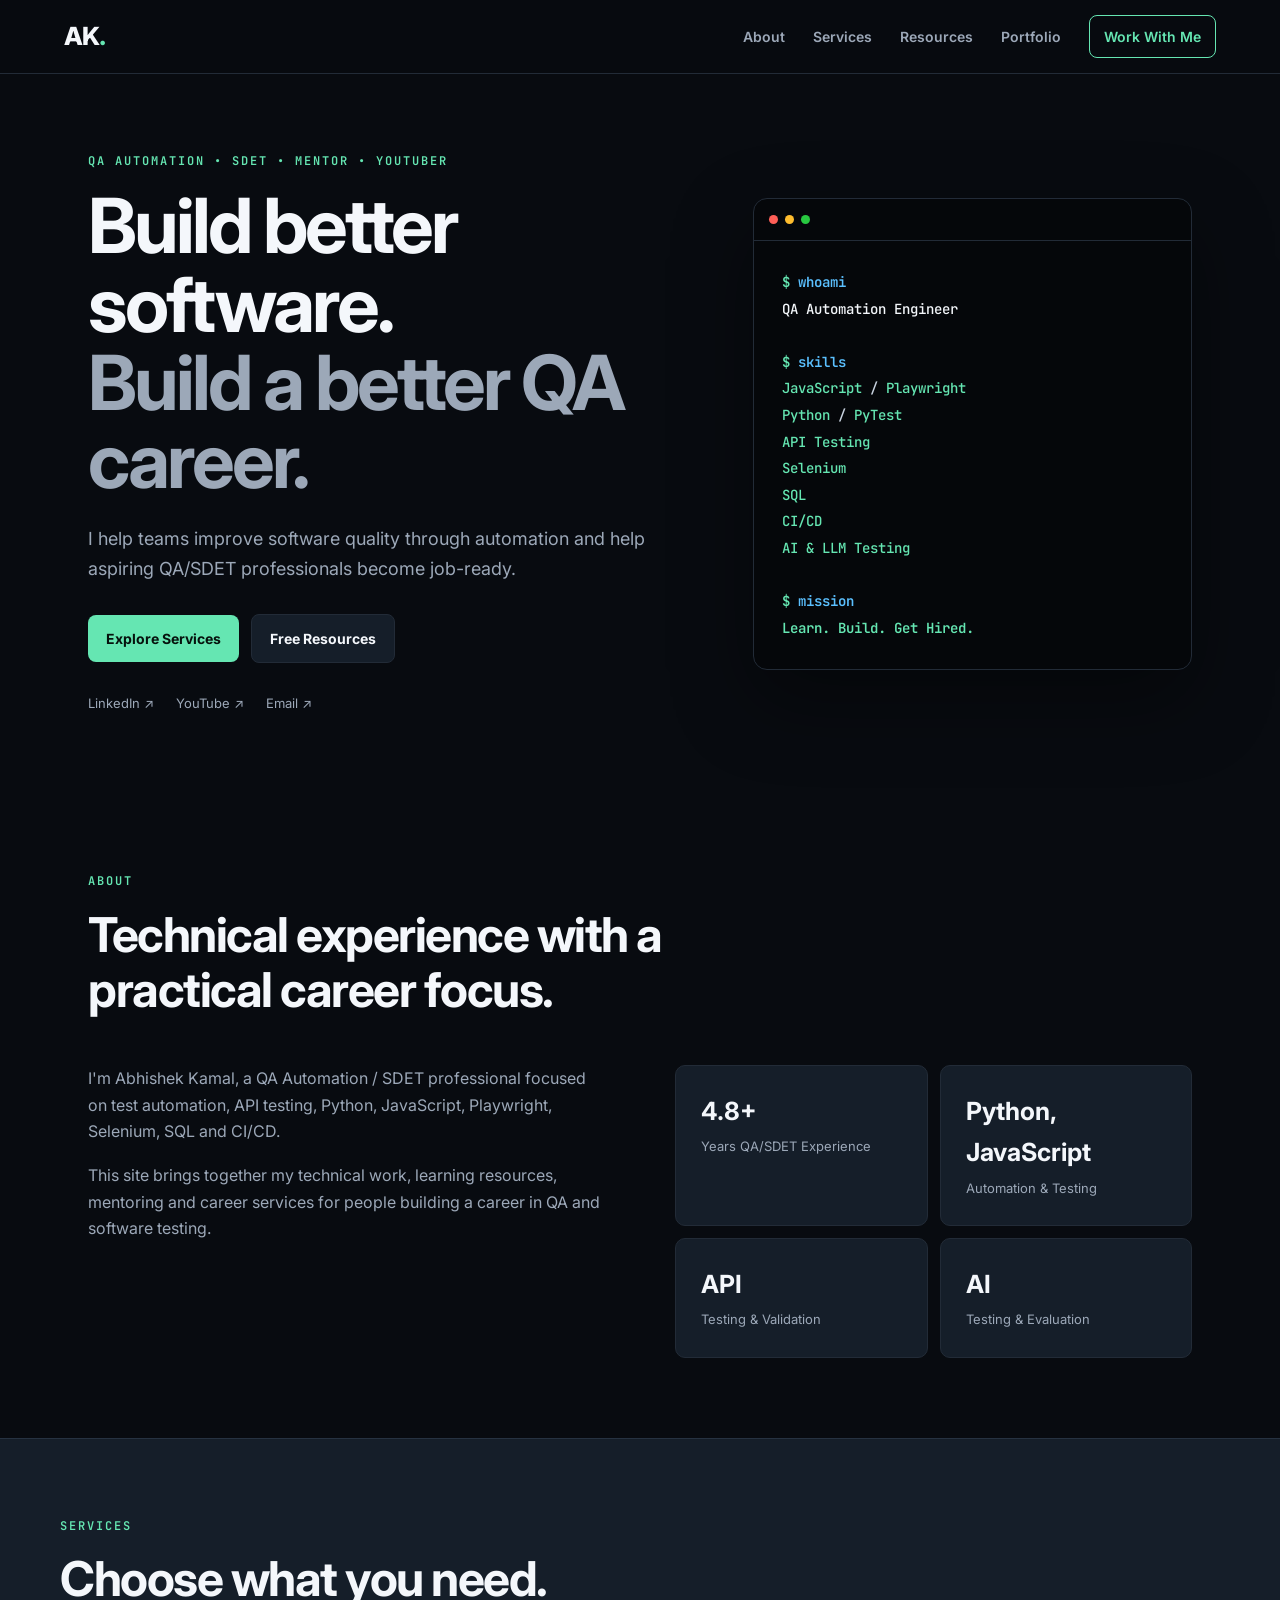
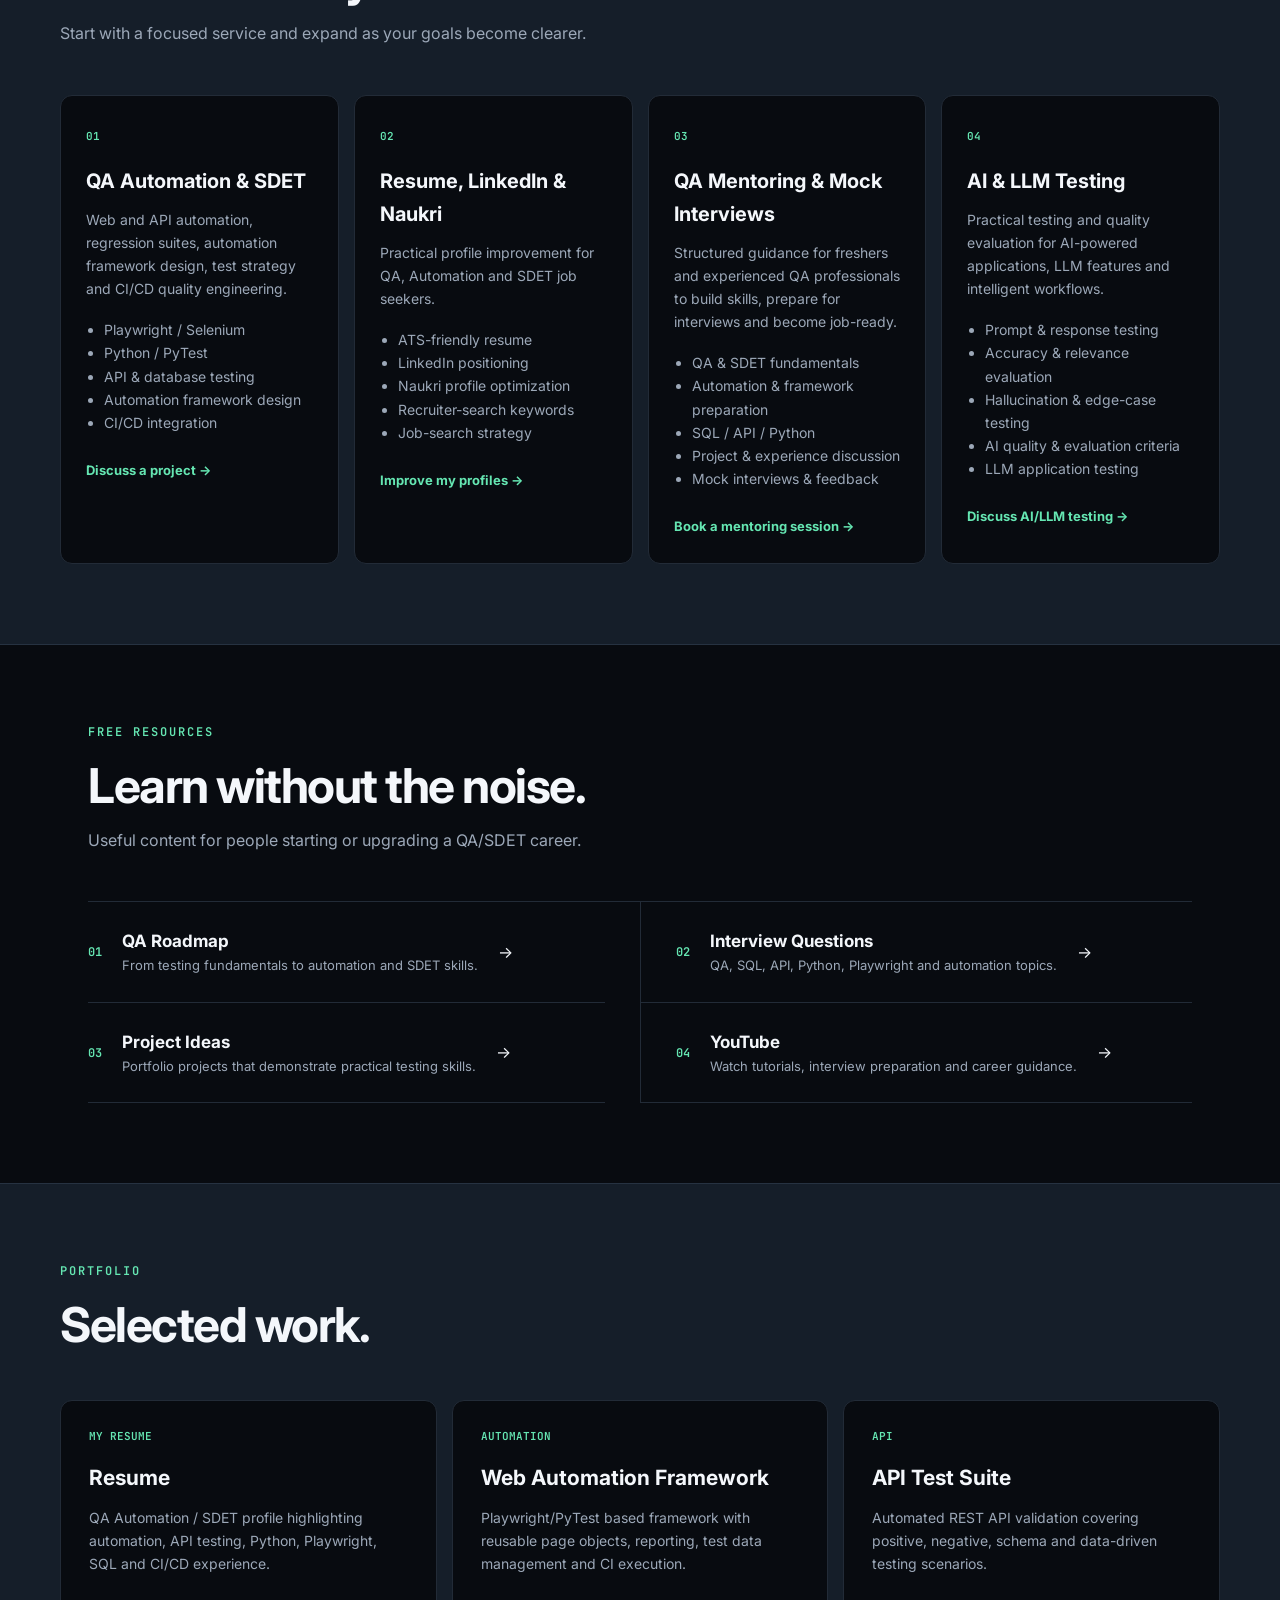
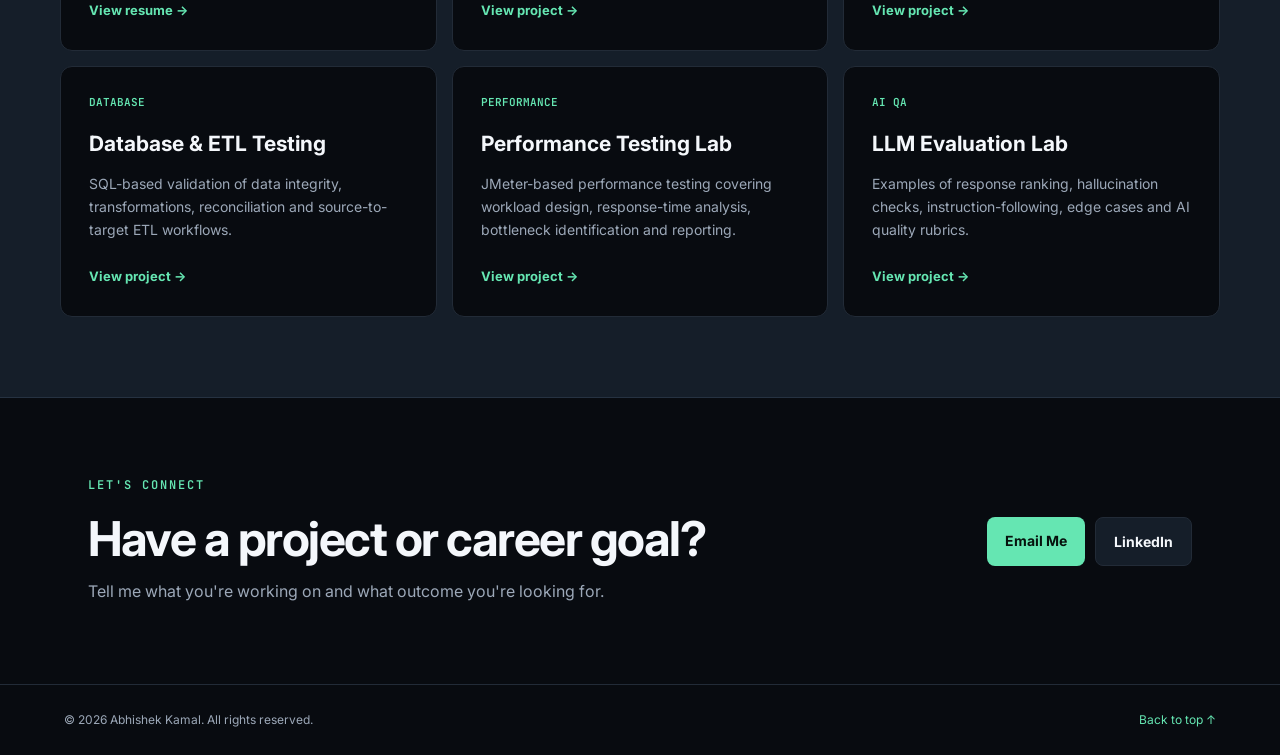
<file: index.html>
<!doctype html>
<html lang="en">
  <head>
    <meta charset="UTF-8" />
    <meta name="viewport" content="width=device-width, initial-scale=1.0" />
    <!-- Google tag (gtag.js) -->
<script async src="https://www.googletagmanager.com/gtag/js?id=G-L5N7RH1ZMT"></script>
<script>
  window.dataLayer = window.dataLayer || [];
  function gtag(){dataLayer.push(arguments);}
  gtag('js', new Date());

  gtag('config', 'G-L5N7RH1ZMT');
</script>
    <meta
      name="description"
      content="Abhishek Kamal - QA Automation Engineer, SDET, mentor and career guide."
    />
    <title>Abhishek Kamal | QA & SDET Career Hub</title>
    <link rel="stylesheet" href="assets/css/style.css" />
  </head>

  <body>
    <header class="navbar">
      <a class="brand" href="#home">AK<span>.</span></a>
      <button class="menu-toggle" aria-label="Toggle navigation">☰</button>
      <nav>
        <a href="#about">About</a>
        <a href="#services">Services</a>
        <a href="#resources">Resources</a>
        <a href="#portfolio">Portfolio</a>
        <a href="#contact" class="nav-cta">Work With Me</a>
      </nav>
    </header>

    <main>
      <section id="home" class="hero">
        <div class="hero-content">
          <p class="eyebrow">QA AUTOMATION • SDET • MENTOR • YOUTUBER</p>
          <h1>
            Build better software.<br /><span>Build a better QA career.</span>
          </h1>
          <p class="hero-text">
            I help teams improve software quality through automation and help
            aspiring QA/SDET professionals become job-ready.
          </p>
          <div class="hero-actions">
            <a class="btn primary" href="#services">Explore Services</a>
            <a class="btn secondary" href="#resources">Free Resources</a>
          </div>
          <div class="quick-links">
            <a href="https://www.linkedin.com/" target="_blank" rel="noopener"
              >LinkedIn ↗</a
            >
            <a
              href="https://www.youtube.com/c/novicemakers_abhishekkamal"
              target="_blank"
              rel="noopener"
              >YouTube ↗</a
            >
            <a href="mailto:abhishekkamal.dk+official@gmail.com">Email ↗</a>
          </div>
        </div>

        <div class="hero-card">
          <div class="terminal">
            <div class="terminal-top">
              <span></span>
              <span></span>
              <span></span>
            </div>

            <pre><code><span class="terminal-prompt">$</span> <span class="terminal-command">whoami</span>
<span class="terminal-output">QA Automation Engineer</span>

<span class="terminal-prompt">$</span> <span class="terminal-command">skills</span>
<span class="terminal-tech">JavaScript</span> / <span class="terminal-tech">Playwright</span>
<span class="terminal-tech">Python</span> / <span class="terminal-tech">PyTest</span>
<span class="terminal-tech">API Testing</span>
<span class="terminal-tech">Selenium</span>
<span class="terminal-tech">SQL</span>
<span class="terminal-tech">CI/CD</span>
<span class="terminal-tech">AI &amp; LLM Testing</span>

<span class="terminal-prompt">$</span> <span class="terminal-command">mission</span>
<span class="terminal-mission">Learn. Build. Get Hired.</span></code></pre>
          </div>
        </div>
      </section>

      <section id="about" class="section">
        <div class="section-heading">
          <p class="eyebrow">ABOUT</p>
          <h2>Technical experience with a practical career focus.</h2>
        </div>
        <div class="about-grid">
          <div>
            <p>
              I'm Abhishek Kamal, a QA Automation / SDET professional focused on
              test automation, API testing, Python, JavaScript, Playwright,
              Selenium, SQL and CI/CD.
            </p>
            <p>
              This site brings together my technical work, learning resources,
              mentoring and career services for people building a career in QA
              and software testing.
            </p>
          </div>
          <div class="stats">
            <div>
              <strong>4.8+</strong><span>Years QA/SDET Experience</span>
            </div>
            <div>
              <strong>Python, JavaScript</strong
              ><span>Automation & Testing</span>
            </div>
            <div><strong>API</strong><span>Testing & Validation</span></div>
            <div><strong>AI</strong><span>Testing & Evaluation</span></div>
          </div>
        </div>
      </section>

      <section id="services" class="section alt">
        <div class="section-heading">
          <p class="eyebrow">SERVICES</p>
          <h2>Choose what you need.</h2>
          <p>
            Start with a focused service and expand as your goals become
            clearer.
          </p>
        </div>
        <div class="cards">
          
         <article class="card">
  <span class="card-number">01</span>

  <h3>QA Automation &amp; SDET</h3>

  <p>
  Web and API automation, regression suites, automation framework design,
  test strategy and CI/CD quality engineering.
</p>

  <ul>
    <li>Playwright / Selenium</li>
    <li>Python / PyTest</li>
    <li>API &amp; database testing</li>
    <li>Automation framework design</li>
    <li>CI/CD integration</li>
  </ul>

  <a href="#contact">Discuss a project →</a>
</article>


          <article class="card">
  <span class="card-number">02</span>

  <h3>Resume, LinkedIn &amp; Naukri</h3>

  <p>
    Practical profile improvement for QA, Automation and SDET job seekers.
  </p>

  <ul>
    <li>ATS-friendly resume</li>
    <li>LinkedIn positioning</li>
    <li>Naukri profile optimization</li>
    <li>Recruiter-search keywords</li>
    <li>Job-search strategy</li>
  </ul>

  <a href="#contact">Improve my profiles →</a>
</article>

<article class="card">
  <span class="card-number">03</span>

  <h3>QA Mentoring &amp; Mock Interviews</h3>

  <p>
    Structured guidance for freshers and experienced QA professionals
    to build skills, prepare for interviews and become job-ready.
  </p>

  <ul>
    <li>QA &amp; SDET fundamentals</li>
    <li>Automation &amp; framework preparation</li>
    <li>SQL / API / Python</li>
    <li>Project &amp; experience discussion</li>
    <li>Mock interviews &amp; feedback</li>
  </ul>

  <a href="#contact">Book a mentoring session →</a>
</article>

<article class="card">
  <span class="card-number">04</span>

  <h3>AI &amp; LLM Testing</h3>

  <p>
    Practical testing and quality evaluation for AI-powered applications,
    LLM features and intelligent workflows.
  </p>

  <ul>
    <li>Prompt &amp; response testing</li>
    <li>Accuracy &amp; relevance evaluation</li>
    <li>Hallucination &amp; edge-case testing</li>
    <li>AI quality &amp; evaluation criteria</li>
    <li>LLM application testing</li>
  </ul>

<a href="#contact">Discuss AI/LLM testing →</a> </article>


        </div>
      </section>

      <section id="resources" class="section">
        <div class="section-heading">
          <p class="eyebrow">FREE RESOURCES</p>
          <h2>Learn without the noise.</h2>
          <p>
            Useful content for people starting or upgrading a QA/SDET career.
          </p>
        </div>
        <div class="resource-grid">
          <a
            class="resource"
            href="./assets/documents/Abhishek_Kamal_QA_Roadmap_Master_Guide.pdf"
            target="_blank"
            ><span>01</span>
            <div>
              <h3>QA Roadmap</h3>
              <p>From testing fundamentals to automation and SDET skills.</p>
            </div>
            →
          </a>
          <a
            class="resource"
            href="./assets/documents/Abhishek_Kamal_QA_SDET_Interview_Questions_Master_Guide.pdf"
            target="_blank"
            ><span>02</span>
            <div>
              <h3>Interview Questions</h3>
              <p>QA, SQL, API, Python, Playwright and automation topics.</p>
            </div>
            →
          </a>
          <a
            class="resource"
            href="./assets/documents/Abhishek_Kamal_QA_SDET_Project_Ideas_Master_Guide.pdf"
            target="_blank"
            ><span>03</span>
            <div>
              <h3>Project Ideas</h3>
              <p>
                Portfolio projects that demonstrate practical testing skills.
              </p>
            </div>
            →
          </a>
          <a
            class="resource"
            href="https://www.youtube.com/c/novicemakers_abhishekkamal"
            target="_blank"
            rel="noopener"
            ><span>04</span>
            <div>
              <h3>YouTube</h3>
              <p>Watch tutorials, interview preparation and career guidance.</p>
            </div>
            →
          </a>
        </div>
      </section>

      <section id="portfolio" class="section alt">
         <div class="section-heading">
          <p class="eyebrow">PORTFOLIO</p>
          <h2>Selected work.</h2>
        </div>
<div class="portfolio-grid">

  <!-- 01: Resume -->
  <article class="project">
    <div class="project-tag">MY RESUME</div>
    <h3>Resume</h3>
    <p>
      QA Automation / SDET profile highlighting automation, API testing,
      Python, Playwright, SQL and CI/CD experience.
    </p>
    <a
    href="assets/pages/coming-soon.html"
    target="_blank"
    rel="noopener"
  >
  View resume →
  </a>  </article>


  <!-- 02: Web Automation -->
  <article class="project">
    <div class="project-tag">AUTOMATION</div>
    <h3>Web Automation Framework</h3>
    <p>
      Playwright/PyTest based framework with reusable page objects,
      reporting, test data management and CI execution.
    </p>
    <a
    href="assets/pages/coming-soon.html"
    target="_blank"
    rel="noopener"
  >
    View project →
  </a>  </article>


  <!-- 03: API Testing -->
  <article class="project">
    <div class="project-tag">API</div>
    <h3>API Test Suite</h3>
    <p>
      Automated REST API validation covering positive, negative, schema
      and data-driven testing scenarios.
    </p>
    <a
    href="assets/pages/coming-soon.html"
    target="_blank"
    rel="noopener"
  >
    View project →
  </a>  </article>


  <!-- 04: Database & ETL -->
  <article class="project">
    <div class="project-tag">DATABASE</div>
    <h3>Database &amp; ETL Testing</h3>
    <p>
      SQL-based validation of data integrity, transformations,
      reconciliation and source-to-target ETL workflows.
    </p>
    <a
    href="assets/pages/coming-soon.html"
    target="_blank"
    rel="noopener"
  >
    View project →
  </a>  </article>


  <!-- 05: Performance -->
  <article class="project">
    <div class="project-tag">PERFORMANCE</div>
    <h3>Performance Testing Lab</h3>
    <p>
      JMeter-based performance testing covering workload design,
      response-time analysis, bottleneck identification and reporting.
    </p>
    <a
    href="assets/pages/coming-soon.html"
    target="_blank"
    rel="noopener"
  >
    View project →
  </a>  </article>


  <!-- 06: AI / LLM -->
  <article class="project">
    <div class="project-tag">AI QA</div>
    <h3>LLM Evaluation Lab</h3>
    <p>
      Examples of response ranking, hallucination checks,
      instruction-following, edge cases and AI quality rubrics.
    </p>
    <a
    href="assets/pages/coming-soon.html"
    target="_blank"
    rel="noopener"
  >
    View project →
  </a>  </article>

</div>


      </section>

      <section id="contact" class="section contact">
        <div>
          <p class="eyebrow">LET'S CONNECT</p>
      
          <h2>Have a project or career goal?</h2>
      
          <p>
            Tell me what you're working on and what outcome you're looking for.
          </p>
        </div>
      
        <div class="contact-actions">
      
          <a
            class="btn primary"
            href="https://mail.google.com/mail/?view=cm&amp;fs=1&amp;to=abhishekkamal.dk%2Bofficial%40gmail.com&amp;su=Website%20Enquiry"
            target="_blank"
            rel="noopener"
          >
            Email Me
          </a>
      
          <a
            class="btn secondary"
            href="https://www.linkedin.com/"
            target="_blank"
            rel="noopener"
          >
            LinkedIn
          </a>
      
        </div>
      </section>


    </main>

    <footer>
      <p>© 2026 Abhishek Kamal. All rights reserved.</p>
      <div><a href="#home">Back to top ↑</a></div>
    </footer>
    <script src="assets/js/script.js"></script>
  </body>
</html>
</file>
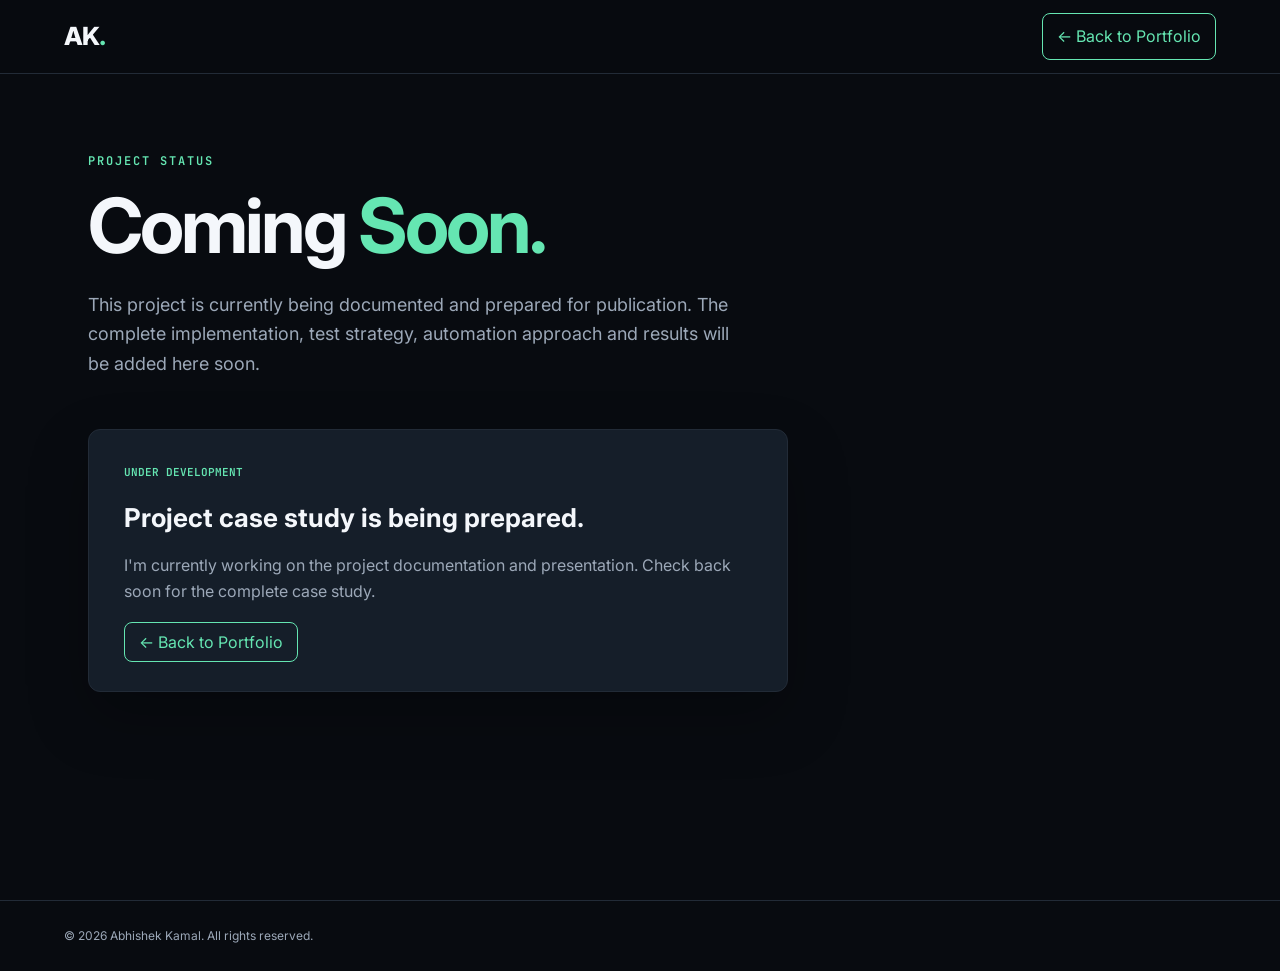
<file: assets/pages/coming-soon.html>
<!DOCTYPE html>
<html lang="en">
<head>
  <meta charset="UTF-8">
  <meta name="viewport" content="width=device-width, initial-scale=1.0">
  <!-- Google tag (gtag.js) -->
  <script async src="https://www.googletagmanager.com/gtag/js?id=G-L5N7RH1ZMT"></script>
  <script>
    window.dataLayer = window.dataLayer || [];
    function gtag(){dataLayer.push(arguments);}
    gtag('js', new Date());
  
    gtag('config', 'G-L5N7RH1ZMT');
  </script>
  <meta
    name="description"
    content="Project case study coming soon."
  >

  <title>Project Coming Soon | Abhishek Kamal</title>

  <link rel="stylesheet" href="../css/style.css">
</head>

<body>

  <header class="navbar">
    <a class="brand" href="../../index.html">
        AK<span>.</span>
      </a>
      <a class="nav-cta" href="../../index.html#portfolio">
        ← Back to Portfolio
    </a>
  </header>


  <main>

    <section class="section coming-soon">

      <p class="eyebrow">PROJECT STATUS</p>

      <h1>
        Coming <span>Soon.</span>
      </h1>

      <p class="hero-text">
        This project is currently being documented and prepared for
        publication. The complete implementation, test strategy,
        automation approach and results will be added here soon.
      </p>

      <div class="coming-soon-card">

        <div class="project-tag">UNDER DEVELOPMENT</div>

        <h2>Project case study is being prepared.</h2>

        <p>
          I'm currently working on the project documentation and
          presentation. Check back soon for the complete case study.
        </p>

        <a class="nav-cta" href="../../index.html#portfolio">
            ← Back to Portfolio
        </a>

      </div>

    </section>

  </main>


  <footer>
    <p>© 2026 Abhishek Kamal. All rights reserved.</p>

    <div>
        <a href="../../index.html">
        </div>
  </footer>

</body>
</html>
</file>
<file: assets/css/style.css>
@import url("https://fonts.googleapis.com/css2?family=Inter:wght@400;500;600;700;800&family=JetBrains+Mono:wght@500;600&display=swap");

:root {
  --bg: #080b10;
  --surface: #151e29;
  --surface-2: #1b2734;
  --text: #f4f7fb;
  --muted: #9ca8b8;
  --line: #222b37;
  --accent: #65e6b2;
  --accent-2: #5bc0ff;
  --max: 1160px;
}

* {
  box-sizing: border-box;
  margin: 0;
  padding: 0;
}

html {
  scroll-behavior: smooth;
}

body {
  background: var(--bg);
  color: var(--text);
  font-family: Inter, sans-serif;
  line-height: 1.65;
}

a {
  color: inherit;
  text-decoration: none;
}

/* =====================================================
   NAVBAR
   ===================================================== */

.navbar {
  height: 74px;
  border-bottom: 1px solid var(--line);
  display: flex;
  align-items: center;
  justify-content: space-between;
  padding: 0 5vw;
  position: sticky;
  top: 0;
  z-index: 10;
  background: rgba(8, 11, 16, 0.9);
  backdrop-filter: blur(12px);
}

.brand {
  font-size: 25px;
  font-weight: 800;
  letter-spacing: -1px;
}

.brand span {
  color: var(--accent);
}

nav {
  display: flex;
  align-items: center;
  gap: 28px;
}

nav a {
  color: var(--muted);
  font-size: 14px;
  font-weight: 600;
}

nav a:hover {
  color: var(--text);
}

.nav-cta {
  border: 1px solid var(--accent);
  color: var(--accent);
  padding: 9px 14px;
  border-radius: 8px;
}

.menu-toggle {
  display: none;
  background: none;
  border: 0;
  color: var(--text);
  font-size: 24px;
}

/* =====================================================
   HERO
   ===================================================== */

.hero,
.section {
  max-width: var(--max);
  margin: auto;
  padding: 80px 28px;
}

/* .hero {
  min-height: calc(100vh - 74px);
  display: grid;
  grid-template-columns: 1.15fr 0.85fr;
  gap: 70px;
  align-items: center;
} */


.hero {
  min-height: auto;
  display: grid;
  grid-template-columns: 1.15fr 0.85fr;
  gap: 70px;
  align-items: center;
  padding-top: 80px;
  padding-bottom: 80px;
}

.eyebrow {
  font:
    600 12px/1.2 "JetBrains Mono",
    monospace;
  letter-spacing: 2px;
  color: var(--accent);
  margin-bottom: 18px;
}

h1 {
  font-size: clamp(42px, 6vw, 76px);
  line-height: 1.03;
  letter-spacing: -3px;
}

h1 span {
  color: var(--muted);
}

.hero-text {
  color: var(--muted);
  font-size: 18px;
  max-width: 650px;
  margin: 25px 0 30px;
}

.hero-actions,
.quick-links {
  display: flex;
  gap: 12px;
  align-items: center;
  flex-wrap: wrap;
}

.btn {
  display: inline-block;
  padding: 12px 18px;
  border-radius: 8px;
  font-weight: 700;
  font-size: 14px;
}

.primary {
  background: var(--accent);
  color: #06120d;
}

.secondary {
  border: 1px solid var(--line);
  background: var(--surface);
}

.quick-links {
  margin-top: 30px;
  gap: 22px;
}

.quick-links a {
  color: var(--muted);
  font-size: 13px;
}

.quick-links a:hover {
  color: var(--accent);
}

/* =====================================================
   TERMINAL
   ===================================================== */

.terminal {
  border: 1px solid var(--line);
  border-radius: 14px;
  background: #05070a;
  box-shadow: 0 30px 80px rgba(0, 0, 0, 0.4);
  overflow: hidden;
}

.terminal-top {
  height: 42px;
  border-bottom: 1px solid var(--line);
  display: flex;
  align-items: center;
  gap: 7px;
  padding: 0 15px;
}

.terminal-top span {
  width: 9px;
  height: 9px;
  border-radius: 50%;
  background: #38414d;
}

/* Terminal red button */
.terminal-top span:nth-child(1) {
  background: #ff5f57;
}

/* Terminal yellow button */
.terminal-top span:nth-child(2) {
  background: #febc2e;
}

/* Terminal green button */
.terminal-top span:nth-child(3) {
  background: #28c840;
}

pre {
  padding: 28px;
  overflow: auto;
}

code {
  font:
    500 14px/1.9 "JetBrains Mono",
    monospace;
  color: #c8d2df;
}

/* =====================================================
   TERMINAL SYNTAX COLORS
   ===================================================== */

.terminal-prompt {
  color: #65e6b2;
  font-weight: 600;
}

.terminal-command {
  color: #5bc0ff;
  font-weight: 600;
}

.terminal-output {
  color: #f4f7fb;
}

.terminal-tech {
  color: #65e6b2;
  font-weight: 500;
}

.terminal-mission {
  color: #65e6b2;
  font-weight: 600;
}

/* =====================================================
   SECTION HEADINGS
   ===================================================== */

.section-heading {
  max-width: 720px;
  margin-bottom: 48px;
}

.section-heading h2,
.contact h2 {
  font-size: clamp(30px, 4vw, 48px);
  line-height: 1.15;
  letter-spacing: -1.5px;
}

.section-heading > p:last-child {
  color: var(--muted);
  margin-top: 14px;
}

/* =====================================================
   ALTERNATE SECTION
   ===================================================== */

   /* .alt {
    max-width: none;
    background: var(--surface);
    border-top: 1px solid var(--line);
    border-bottom: 1px solid var(--line);
  } */

  .alt {
    max-width: none;
    background: var(--surface);
    border-top: 1px solid #263241;
    border-bottom: 1px solid #263241;
  }

  .alt > * {
    max-width: var(--max);
    margin-left: auto;
    margin-right: auto;
  }

/* =====================================================
   ABOUT
   ===================================================== */

.about-grid {
  display: grid;
  grid-template-columns: 1fr 1fr;
  gap: 70px;
}

.about-grid p {
  color: var(--muted);
  margin-bottom: 18px;
}

/* =====================================================
   STATS
   ===================================================== */

.stats {
  display: grid;
  grid-template-columns: 1fr 1fr;
  gap: 12px;
}

.stats div {
  border: 1px solid var(--line);
  background: var(--surface);
  padding: 25px;
  border-radius: 10px;
}

.stats strong {
  display: block;
  font-size: 25px;
}

.stats span {
  color: var(--muted);
  font-size: 13px;
}

/* =====================================================
   SERVICE / FEATURE CARDS
   ===================================================== */

.cards {
  display: grid;
  grid-template-columns: repeat(4, 1fr);
  gap: 15px;
}

.card {
  border: 1px solid var(--line);
  background: var(--bg);
  padding: 25px;
  border-radius: 12px;
}

.card-number,
.project-tag {
  font:
    600 11px "JetBrains Mono",
    monospace;
  color: var(--accent);
}

.card h3 {
  margin: 18px 0 10px;
  font-size: 20px;
}

.card p,
.card li,
.project p {
  color: var(--muted);
  font-size: 14px;
}

.card ul {
  margin: 18px 0 22px 18px;
}

.card a,
.project a {
  color: var(--accent);
  font-size: 13px;
  font-weight: 700;
}

/* =====================================================
   FREE RESOURCES
   ===================================================== */

.resource-grid {
  display: grid;
  grid-template-columns: 1fr 1fr;
  border-top: 1px solid var(--line);
}

.resource {
  padding: 25px 0;
  border-bottom: 1px solid var(--line);
  display: flex;
  gap: 20px;
  align-items: center;
}

.resource:nth-child(odd) {
  margin-right: 35px;
}

.resource:nth-child(even) {
  padding-left: 35px;
  border-left: 1px solid var(--line);
}

.resource span {
  font:
    600 12px "JetBrains Mono",
    monospace;
  color: var(--accent);
}

.resource h3 {
  font-size: 17px;
}

.resource p {
  color: var(--muted);
  font-size: 13px;
}

/* =====================================================
   PORTFOLIO
   ===================================================== */

.portfolio-grid {
  display: grid;
  grid-template-columns: repeat(3, 1fr);
  gap: 15px;
}

.project {
  border: 1px solid var(--line);
  padding: 28px;
  border-radius: 12px;
  background: var(--bg);
}

.project h3 {
  margin: 18px 0 10px;
  font-size: 21px;
}

.project a {
  display: inline-block;
  margin-top: 25px;
}

/* =====================================================
   CONTACT
   ===================================================== */

.contact {
  display: flex;
  justify-content: space-between;
  align-items: center;
  gap: 40px;
}

.contact p:last-child {
  color: var(--muted);
  margin-top: 12px;
}

.contact-actions {
  display: flex;
  gap: 10px;
  white-space: nowrap;
}

/* =====================================================
   FOOTER
   ===================================================== */

footer {
  border-top: 1px solid var(--line);
  padding: 25px 5vw;
  display: flex;
  justify-content: space-between;
  color: var(--muted);
  font-size: 12px;
}

footer a {
  color: var(--accent);
}

/* =====================================================
   TABLET
   ===================================================== */

@media (max-width: 900px) {
  .hero {
    grid-template-columns: 1fr;
    padding-top: 75px;
  }

  .cards {
    grid-template-columns: 1fr 1fr;
  }

  .about-grid {
    grid-template-columns: 1fr;
  }

  .portfolio-grid {
    grid-template-columns: 1fr;
  }
}

/* =====================================================
   MOBILE
   ===================================================== */

@media (max-width: 650px) {
  .navbar {
    padding: 0 20px;
  }

  .menu-toggle {
    display: block;
  }

  nav {
    display: none;
    position: absolute;
    top: 74px;
    left: 0;
    right: 0;
    background: var(--surface);
    padding: 20px;
    flex-direction: column;
    align-items: stretch;
  }

  nav.open {
    display: flex;
  }

  .hero,
  .section {
    padding: 75px 20px;
  }

  h1 {
    letter-spacing: -2px;
  }

  .cards,
  .stats,
  .resource-grid {
    grid-template-columns: 1fr;
  }

  .resource:nth-child(odd) {
    margin-right: 0;
  }

  .resource:nth-child(even) {
    padding-left: 0;
    border-left: 0;
  }

  .contact {
    display: block;
  }

  .contact-actions {
    margin-top: 25px;
  }

  footer {
    display: block;
  }
}

/* =====================================================
   COMING SOON PAGE
   ===================================================== */

.coming-soon {
  min-height: calc(100vh - 74px);
}

.coming-soon h1 {
  margin-bottom: 25px;
}

.coming-soon h1 span {
  color: var(--accent);
}

.coming-soon-card {
  max-width: 700px;
  margin-top: 50px;
  padding: 35px;

  border: 1px solid var(--line);
  border-radius: 12px;

  background: var(--surface);

  box-shadow: 0 25px 60px rgba(0, 0, 0, .25);
}

.coming-soon-card .project-tag {
  margin-bottom: 18px;
}

.coming-soon-card h2 {
  font-size: 26px;
  margin-bottom: 12px;
}

.coming-soon-card p {
  color: var(--muted);
  margin-bottom: 25px;
}
</file>
